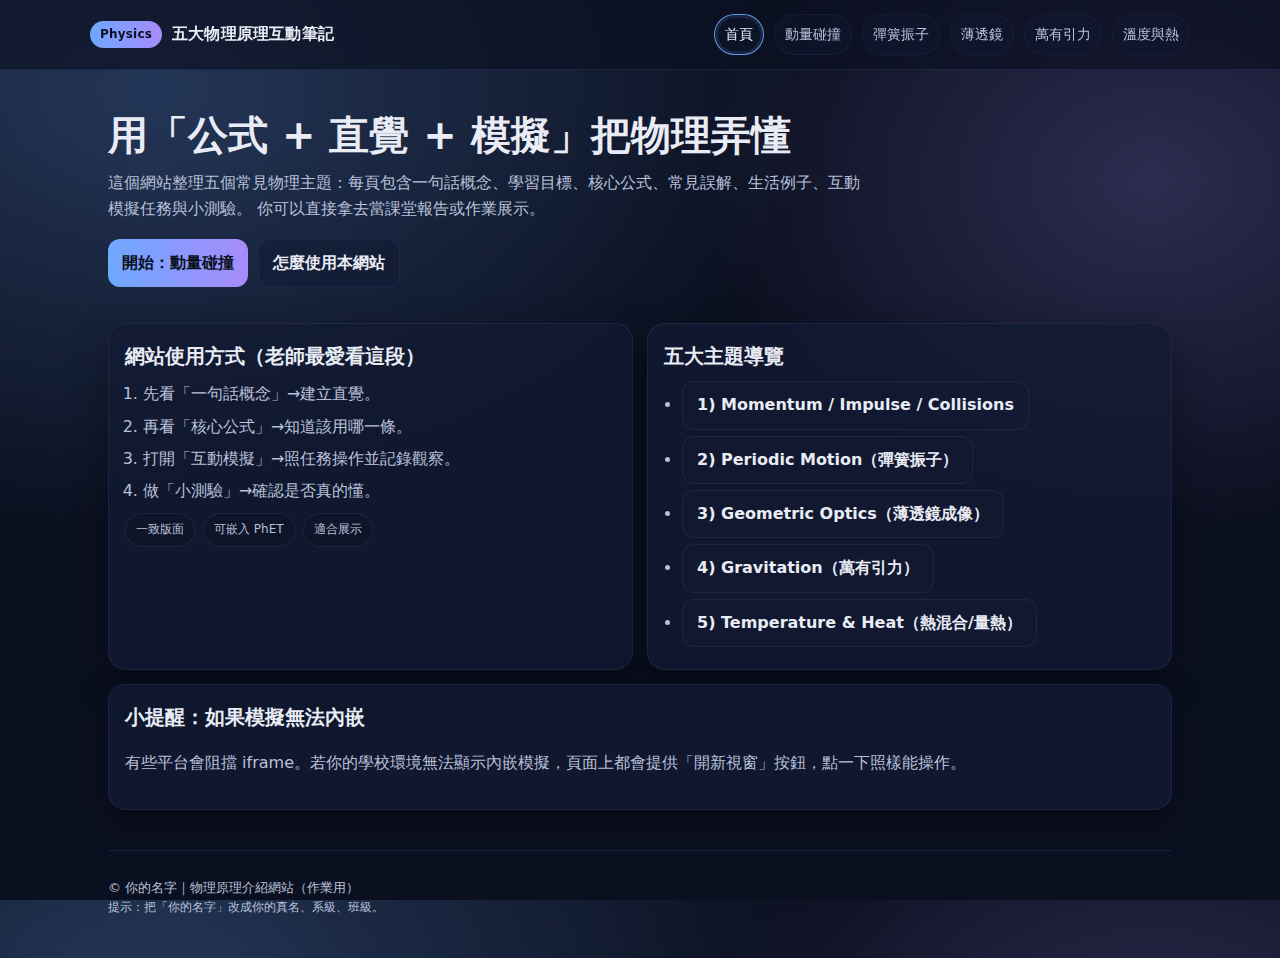
<file: index.html>
<!doctype html>
<html lang="zh-Hant">
<head>
  <meta charset="utf-8" />
  <meta name="viewport" content="width=device-width, initial-scale=1" />
  <title>五大物理原理互動筆記</title>
  <link rel="stylesheet" href="assets/style.css" />
</head>
<body>
<a class="skip" href="#main">跳到主要內容</a>

<header>
  <div class="container navbar">
    <div class="brand">
      <span class="badge">Physics</span>
      <span>五大物理原理互動筆記</span>
    </div>
    <nav aria-label="主導覽">
      <a class="navlink" href="index.html">首頁</a>
      <a class="navlink" href="momentum.html">動量碰撞</a>
      <a class="navlink" href="periodic.html">彈簧振子</a>
      <a class="navlink" href="optics.html">薄透鏡</a>
      <a class="navlink" href="gravitation.html">萬有引力</a>
      <a class="navlink" href="heat.html">溫度與熱</a>
    </nav>
  </div>
</header>

<main id="main" class="container">
  <section class="hero">
    <h1>用「公式 + 直覺 + 模擬」把物理弄懂</h1>
    <p>
      這個網站整理五個常見物理主題：每頁包含一句話概念、學習目標、核心公式、常見誤解、生活例子、互動模擬任務與小測驗。
      你可以直接拿去當課堂報告或作業展示。
    </p>
    <div class="actions">
      <a class="btn primary" href="momentum.html">開始：動量碰撞</a>
      <a class="btn" href="#guide">怎麼使用本網站</a>
    </div>
  </section>

  <section class="grid">
    <article class="card span6">
      <h2>網站使用方式（老師最愛看這段）</h2>
      <ol class="list" id="guide">
        <li>先看「一句話概念」→建立直覺。</li>
        <li>再看「核心公式」→知道該用哪一條。</li>
        <li>打開「互動模擬」→照任務操作並記錄觀察。</li>
        <li>做「小測驗」→確認是否真的懂。</li>
      </ol>
      <div class="pillrow">
        <span class="pill">一致版面</span>
        <span class="pill">可嵌入 PhET</span>
        <span class="pill">適合展示</span>
      </div>
    </article>

    <article class="card span6">
      <h2>五大主題導覽</h2>
      <ul class="list">
        <li><a class="btn" href="momentum.html">1) Momentum / Impulse / Collisions</a></li>
        <li><a class="btn" href="periodic.html">2) Periodic Motion（彈簧振子）</a></li>
        <li><a class="btn" href="optics.html">3) Geometric Optics（薄透鏡成像）</a></li>
        <li><a class="btn" href="gravitation.html">4) Gravitation（萬有引力）</a></li>
        <li><a class="btn" href="heat.html">5) Temperature & Heat（熱混合/量熱）</a></li>
      </ul>
    </article>

    <article class="card">
      <h2>小提醒：如果模擬無法內嵌</h2>
      <p class="muted">
        有些平台會阻擋 iframe。若你的學校環境無法顯示內嵌模擬，頁面上都會提供「開新視窗」按鈕，點一下照樣能操作。
      </p>
    </article>
  </section>

  <div class="footer">
    <div>© 你的名字｜物理原理介紹網站（作業用）</div>
    <div class="small">提示：把「你的名字」改成你的真名、系級、班級。</div>
  </div>
</main>

<script src="assets/script.js"></script>
</body>
</html>
</file>
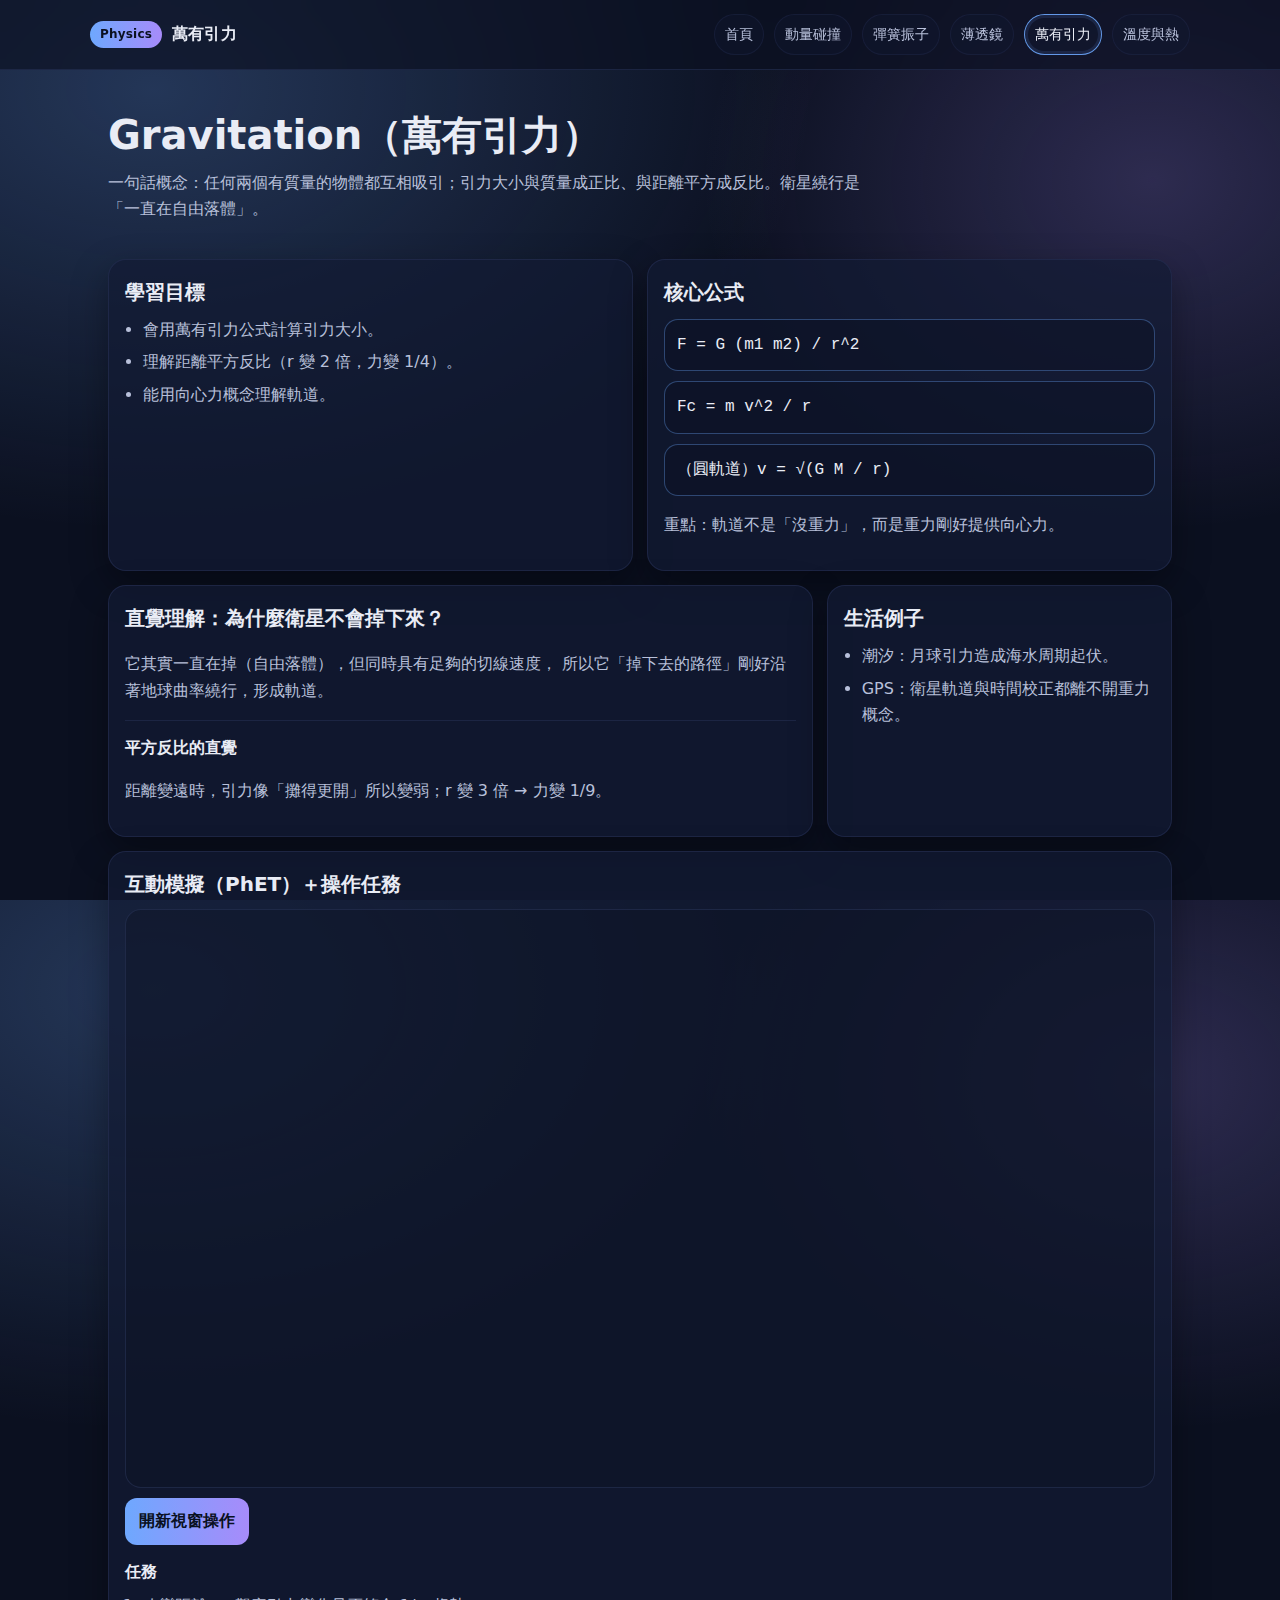
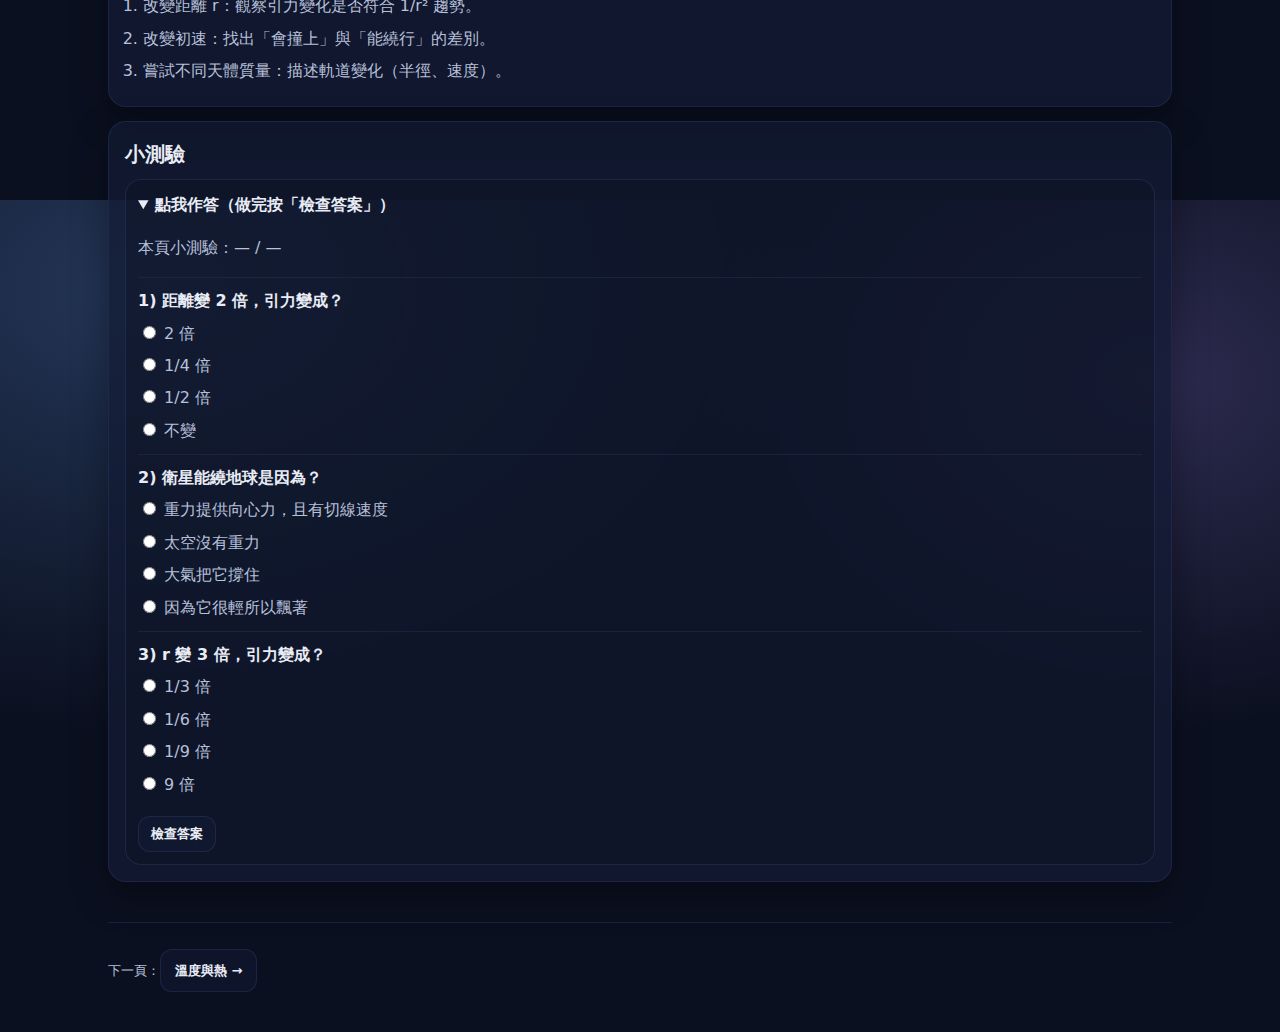
<file: gravitation.html>
<!doctype html>
<html lang="zh-Hant">
<head>
  <meta charset="utf-8" />
  <meta name="viewport" content="width=device-width, initial-scale=1" />
  <title>萬有引力｜物理互動筆記</title>
  <link rel="stylesheet" href="assets/style.css" />
</head>
<body>
<a class="skip" href="#main">跳到主要內容</a>

<header>
  <div class="container navbar">
    <div class="brand"><span class="badge">Physics</span><span>萬有引力</span></div>
    <nav aria-label="主導覽">
      <a class="navlink" href="index.html">首頁</a>
      <a class="navlink" href="momentum.html">動量碰撞</a>
      <a class="navlink" href="periodic.html">彈簧振子</a>
      <a class="navlink" href="optics.html">薄透鏡</a>
      <a class="navlink" href="gravitation.html">萬有引力</a>
      <a class="navlink" href="heat.html">溫度與熱</a>
    </nav>
  </div>
</header>

<main id="main" class="container">
  <section class="hero">
    <h1>Gravitation（萬有引力）</h1>
    <p>一句話概念：任何兩個有質量的物體都互相吸引；引力大小與質量成正比、與距離平方成反比。衛星繞行是「一直在自由落體」。</p>
  </section>

  <section class="grid">
    <article class="card span6">
      <h2>學習目標</h2>
      <ul class="list">
        <li>會用萬有引力公式計算引力大小。</li>
        <li>理解距離平方反比（r 變 2 倍，力變 1/4）。</li>
        <li>能用向心力概念理解軌道。</li>
      </ul>
    </article>

    <article class="card span6">
      <h2>核心公式</h2>
      <div class="formula">F = G (m1 m2) / r^2</div>
      <div class="formula">Fc = m v^2 / r</div>
      <div class="formula">（圓軌道）v = √(G M / r)</div>
      <p class="muted">重點：軌道不是「沒重力」，而是重力剛好提供向心力。</p>
    </article>

    <article class="card span8">
      <h2>直覺理解：為什麼衛星不會掉下來？</h2>
      <p class="muted">
        它其實一直在掉（自由落體），但同時具有足夠的切線速度，
        所以它「掉下去的路徑」剛好沿著地球曲率繞行，形成軌道。
      </p>
      <hr class="sep" />
      <h3>平方反比的直覺</h3>
      <p class="muted">距離變遠時，引力像「攤得更開」所以變弱；r 變 3 倍 → 力變 1/9。</p>
    </article>

    <article class="card span4">
      <h2>生活例子</h2>
      <ul class="list">
        <li>潮汐：月球引力造成海水周期起伏。</li>
        <li>GPS：衛星軌道與時間校正都離不開重力概念。</li>
      </ul>
    </article>

    <article class="card">
      <h2>互動模擬（PhET）＋操作任務</h2>
      <div class="sim">
        <div class="simframe">
          <iframe src="https://phet.colorado.edu/sims/html/gravity-and-orbits/latest/gravity-and-orbits_all.html"
                  allowfullscreen loading="lazy" title="Gravity and Orbits"></iframe>
        </div>
        <div>
          <a class="btn primary" target="_blank" rel="noopener"
             href="https://phet.colorado.edu/en/simulations/gravity-and-orbits">開新視窗操作</a>
          <h3>任務</h3>
          <ol class="list">
            <li>改變距離 r：觀察引力變化是否符合 1/r² 趨勢。</li>
            <li>改變初速：找出「會撞上」與「能繞行」的差別。</li>
            <li>嘗試不同天體質量：描述軌道變化（半徑、速度）。</li>
          </ol>
        </div>
      </div>
    </article>

    <article class="card">
      <h2>小測驗</h2>
      <details class="quiz" id="quiz-grav" open>
        <summary>點我作答（做完按「檢查答案」）</summary>
        <p class="muted score">本頁小測驗：— / —</p>

        <div class="q" data-answer="B">
          <b>1) 距離變 2 倍，引力變成？</b>
          <label><input type="radio" name="g1" value="A"> 2 倍</label>
          <label><input type="radio" name="g1" value="B"> 1/4 倍</label>
          <label><input type="radio" name="g1" value="C"> 1/2 倍</label>
          <label><input type="radio" name="g1" value="D"> 不變</label>
          <div class="result"></div>
        </div>

        <div class="q" data-answer="A">
          <b>2) 衛星能繞地球是因為？</b>
          <label><input type="radio" name="g2" value="A"> 重力提供向心力，且有切線速度</label>
          <label><input type="radio" name="g2" value="B"> 太空沒有重力</label>
          <label><input type="radio" name="g2" value="C"> 大氣把它撐住</label>
          <label><input type="radio" name="g2" value="D"> 因為它很輕所以飄著</label>
          <div class="result"></div>
        </div>

        <div class="q" data-answer="C">
          <b>3) r 變 3 倍，引力變成？</b>
          <label><input type="radio" name="g3" value="A"> 1/3 倍</label>
          <label><input type="radio" name="g3" value="B"> 1/6 倍</label>
          <label><input type="radio" name="g3" value="C"> 1/9 倍</label>
          <label><input type="radio" name="g3" value="D"> 9 倍</label>
          <div class="result"></div>
        </div>

        <button type="button" onclick="checkQuiz('quiz-grav')">檢查答案</button>
      </details>
    </article>
  </section>

  <div class="footer">
    <div>下一頁：<a class="btn" href="heat.html">溫度與熱 →</a></div>
  </div>
</main>

<script src="assets/script.js"></script>
</body>
</html>
</file>
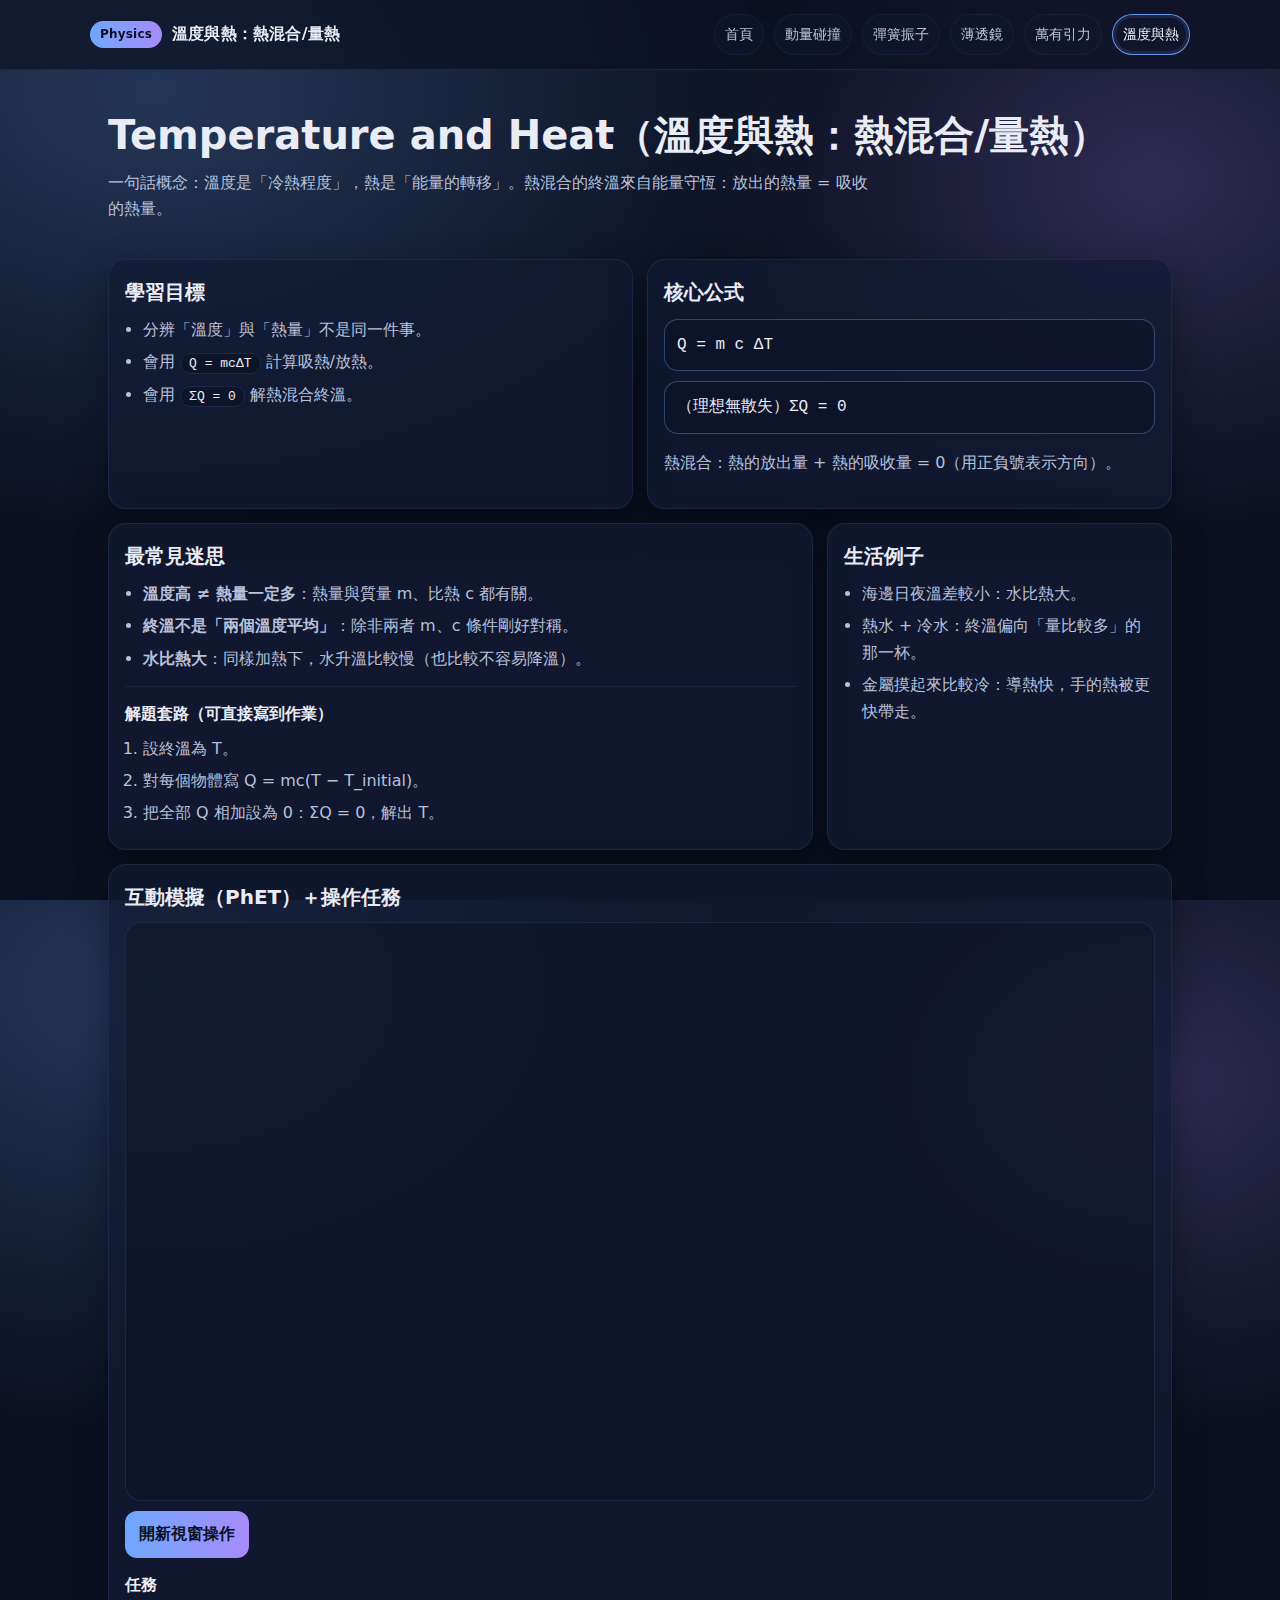
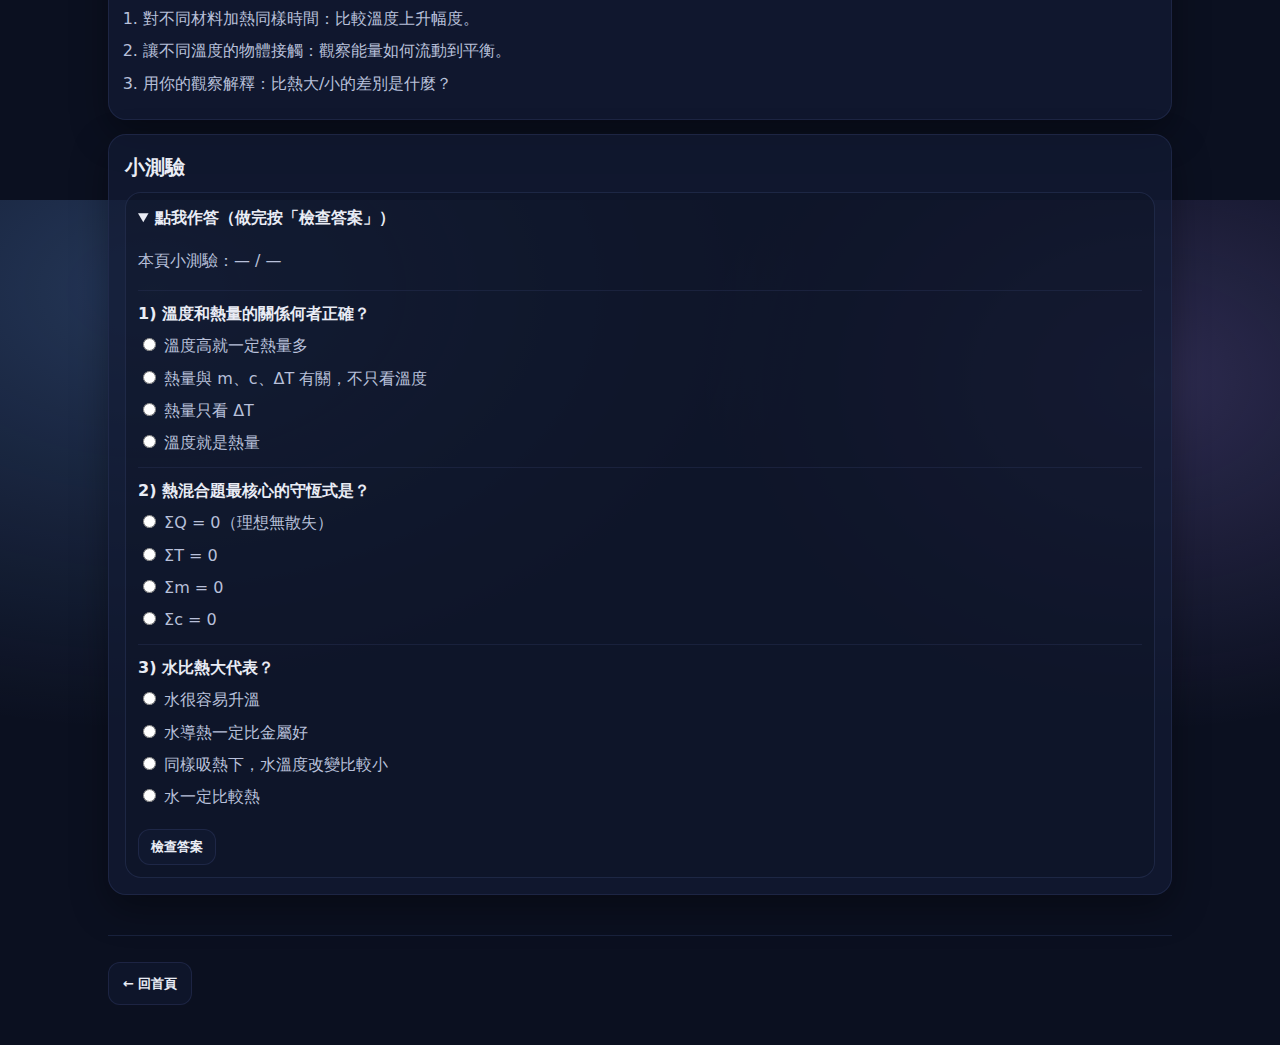
<file: heat.html>
<!doctype html>
<html lang="zh-Hant">
<head>
  <meta charset="utf-8" />
  <meta name="viewport" content="width=device-width, initial-scale=1" />
  <title>溫度與熱｜物理互動筆記</title>
  <link rel="stylesheet" href="assets/style.css" />
</head>
<body>
<a class="skip" href="#main">跳到主要內容</a>

<header>
  <div class="container navbar">
    <div class="brand"><span class="badge">Physics</span><span>溫度與熱：熱混合/量熱</span></div>
    <nav aria-label="主導覽">
      <a class="navlink" href="index.html">首頁</a>
      <a class="navlink" href="momentum.html">動量碰撞</a>
      <a class="navlink" href="periodic.html">彈簧振子</a>
      <a class="navlink" href="optics.html">薄透鏡</a>
      <a class="navlink" href="gravitation.html">萬有引力</a>
      <a class="navlink" href="heat.html">溫度與熱</a>
    </nav>
  </div>
</header>

<main id="main" class="container">
  <section class="hero">
    <h1>Temperature and Heat（溫度與熱：熱混合/量熱）</h1>
    <p>一句話概念：溫度是「冷熱程度」，熱是「能量的轉移」。熱混合的終溫來自能量守恆：放出的熱量 = 吸收的熱量。</p>
  </section>

  <section class="grid">
    <article class="card span6">
      <h2>學習目標</h2>
      <ul class="list">
        <li>分辨「溫度」與「熱量」不是同一件事。</li>
        <li>會用 <span class="kbd">Q = mcΔT</span> 計算吸熱/放熱。</li>
        <li>會用 <span class="kbd">ΣQ = 0</span> 解熱混合終溫。</li>
      </ul>
    </article>

    <article class="card span6">
      <h2>核心公式</h2>
      <div class="formula">Q = m c ΔT</div>
      <div class="formula">（理想無散失）ΣQ = 0</div>
      <p class="muted">熱混合：熱的放出量 + 熱的吸收量 = 0（用正負號表示方向）。</p>
    </article>

    <article class="card span8">
      <h2>最常見迷思</h2>
      <ul class="list">
        <li><b>溫度高 ≠ 熱量一定多</b>：熱量與質量 m、比熱 c 都有關。</li>
        <li><b>終溫不是「兩個溫度平均」</b>：除非兩者 m、c 條件剛好對稱。</li>
        <li><b>水比熱大</b>：同樣加熱下，水升溫比較慢（也比較不容易降溫）。</li>
      </ul>
      <hr class="sep" />
      <h3>解題套路（可直接寫到作業）</h3>
      <ol class="list">
        <li>設終溫為 T。</li>
        <li>對每個物體寫 Q = mc(T − T_initial)。</li>
        <li>把全部 Q 相加設為 0：ΣQ = 0，解出 T。</li>
      </ol>
    </article>

    <article class="card span4">
      <h2>生活例子</h2>
      <ul class="list">
        <li>海邊日夜溫差較小：水比熱大。</li>
        <li>熱水 + 冷水：終溫偏向「量比較多」的那一杯。</li>
        <li>金屬摸起來比較冷：導熱快，手的熱被更快帶走。</li>
      </ul>
    </article>

    <article class="card">
      <h2>互動模擬（PhET）＋操作任務</h2>
      <div class="sim">
        <div class="simframe">
          <iframe src="https://phet.colorado.edu/sims/html/energy-forms-and-changes/latest/energy-forms-and-changes_all.html"
                  allowfullscreen loading="lazy" title="Energy Forms and Changes"></iframe>
        </div>
        <div>
          <a class="btn primary" target="_blank" rel="noopener"
             href="https://phet.colorado.edu/en/simulations/energy-forms-and-changes">開新視窗操作</a>
          <h3>任務</h3>
          <ol class="list">
            <li>對不同材料加熱同樣時間：比較溫度上升幅度。</li>
            <li>讓不同溫度的物體接觸：觀察能量如何流動到平衡。</li>
            <li>用你的觀察解釋：比熱大/小的差別是什麼？</li>
          </ol>
        </div>
      </div>
    </article>

    <article class="card">
      <h2>小測驗</h2>
      <details class="quiz" id="quiz-heat" open>
        <summary>點我作答（做完按「檢查答案」）</summary>
        <p class="muted score">本頁小測驗：— / —</p>

        <div class="q" data-answer="B">
          <b>1) 溫度和熱量的關係何者正確？</b>
          <label><input type="radio" name="h1" value="A"> 溫度高就一定熱量多</label>
          <label><input type="radio" name="h1" value="B"> 熱量與 m、c、ΔT 有關，不只看溫度</label>
          <label><input type="radio" name="h1" value="C"> 熱量只看 ΔT</label>
          <label><input type="radio" name="h1" value="D"> 溫度就是熱量</label>
          <div class="result"></div>
        </div>

        <div class="q" data-answer="A">
          <b>2) 熱混合題最核心的守恆式是？</b>
          <label><input type="radio" name="h2" value="A"> ΣQ = 0（理想無散失）</label>
          <label><input type="radio" name="h2" value="B"> ΣT = 0</label>
          <label><input type="radio" name="h2" value="C"> Σm = 0</label>
          <label><input type="radio" name="h2" value="D"> Σc = 0</label>
          <div class="result"></div>
        </div>

        <div class="q" data-answer="C">
          <b>3) 水比熱大代表？</b>
          <label><input type="radio" name="h3" value="A"> 水很容易升溫</label>
          <label><input type="radio" name="h3" value="B"> 水導熱一定比金屬好</label>
          <label><input type="radio" name="h3" value="C"> 同樣吸熱下，水溫度改變比較小</label>
          <label><input type="radio" name="h3" value="D"> 水一定比較熱</label>
          <div class="result"></div>
        </div>

        <button type="button" onclick="checkQuiz('quiz-heat')">檢查答案</button>
      </details>
    </article>
  </section>

  <div class="footer">
    <div><a class="btn" href="index.html">← 回首頁</a></div>
  </div>
</main>

<script src="assets/script.js"></script>
</body>
</html>
</file>
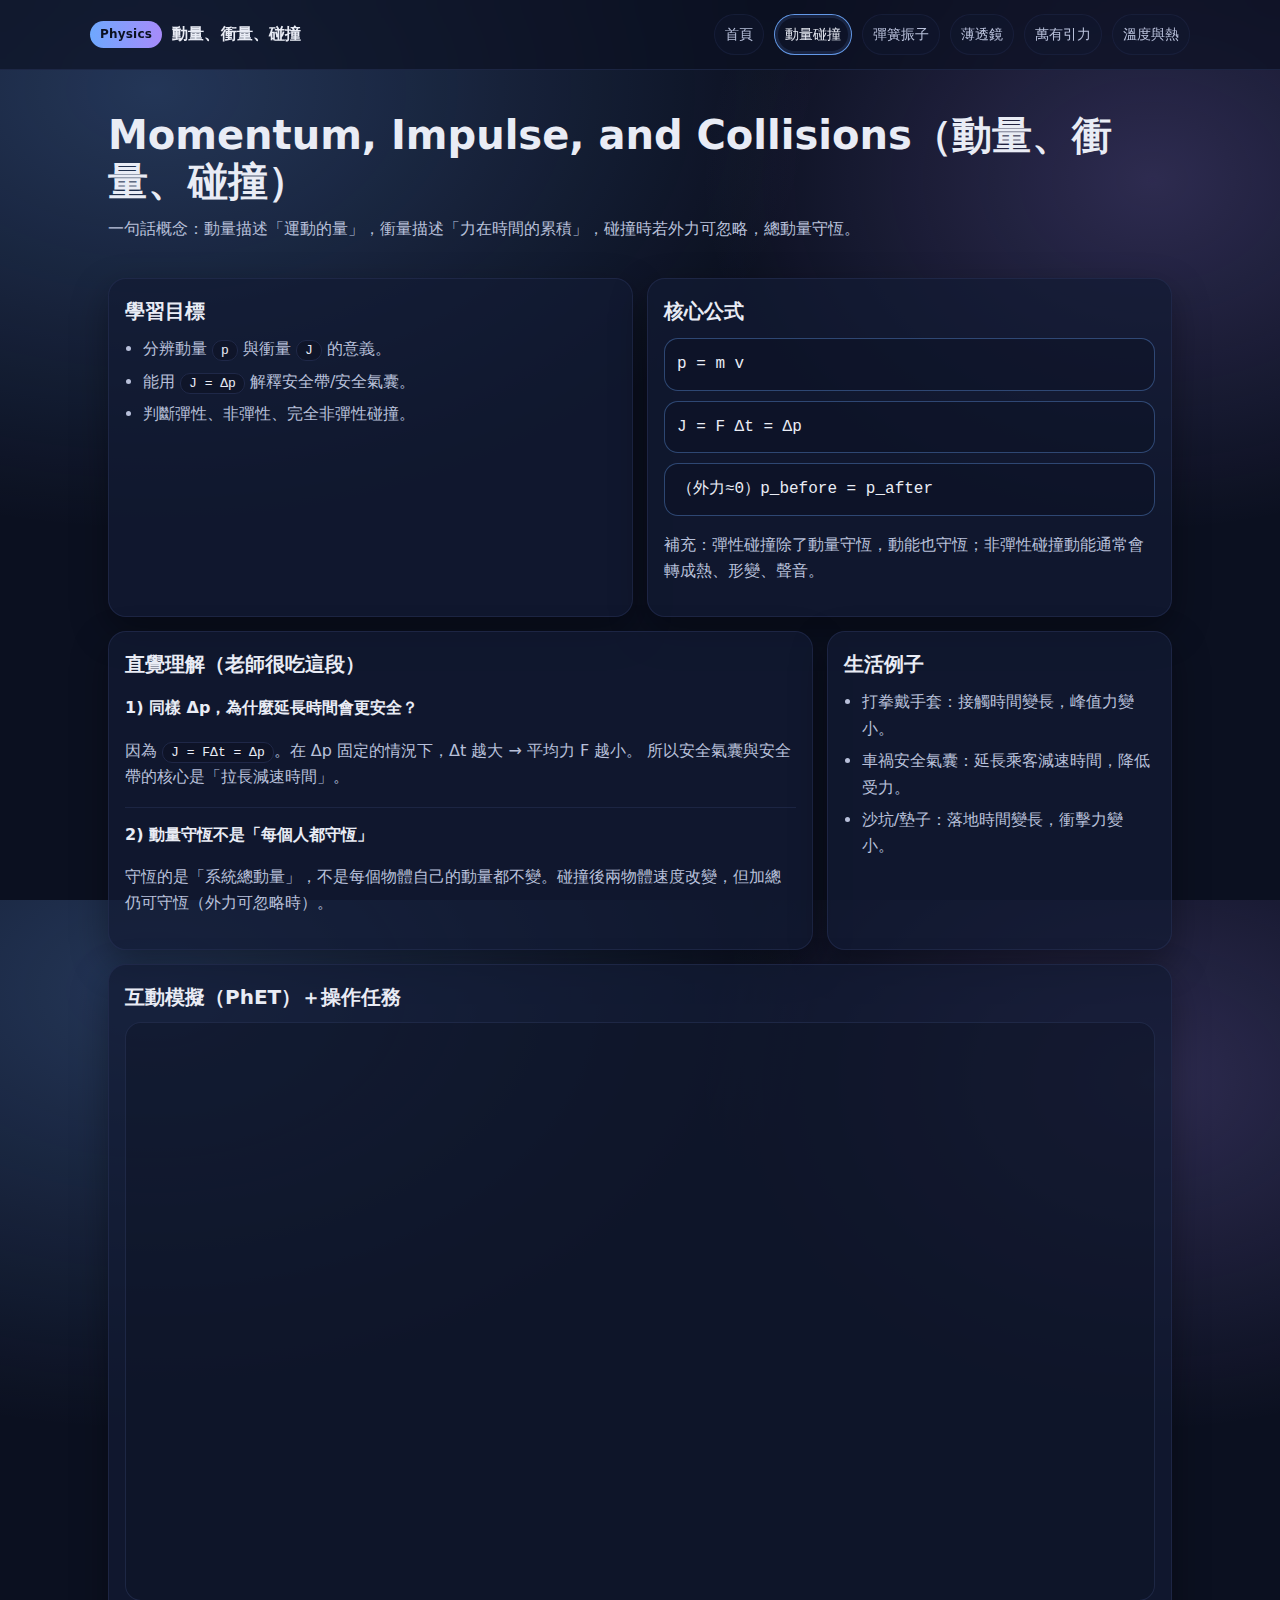
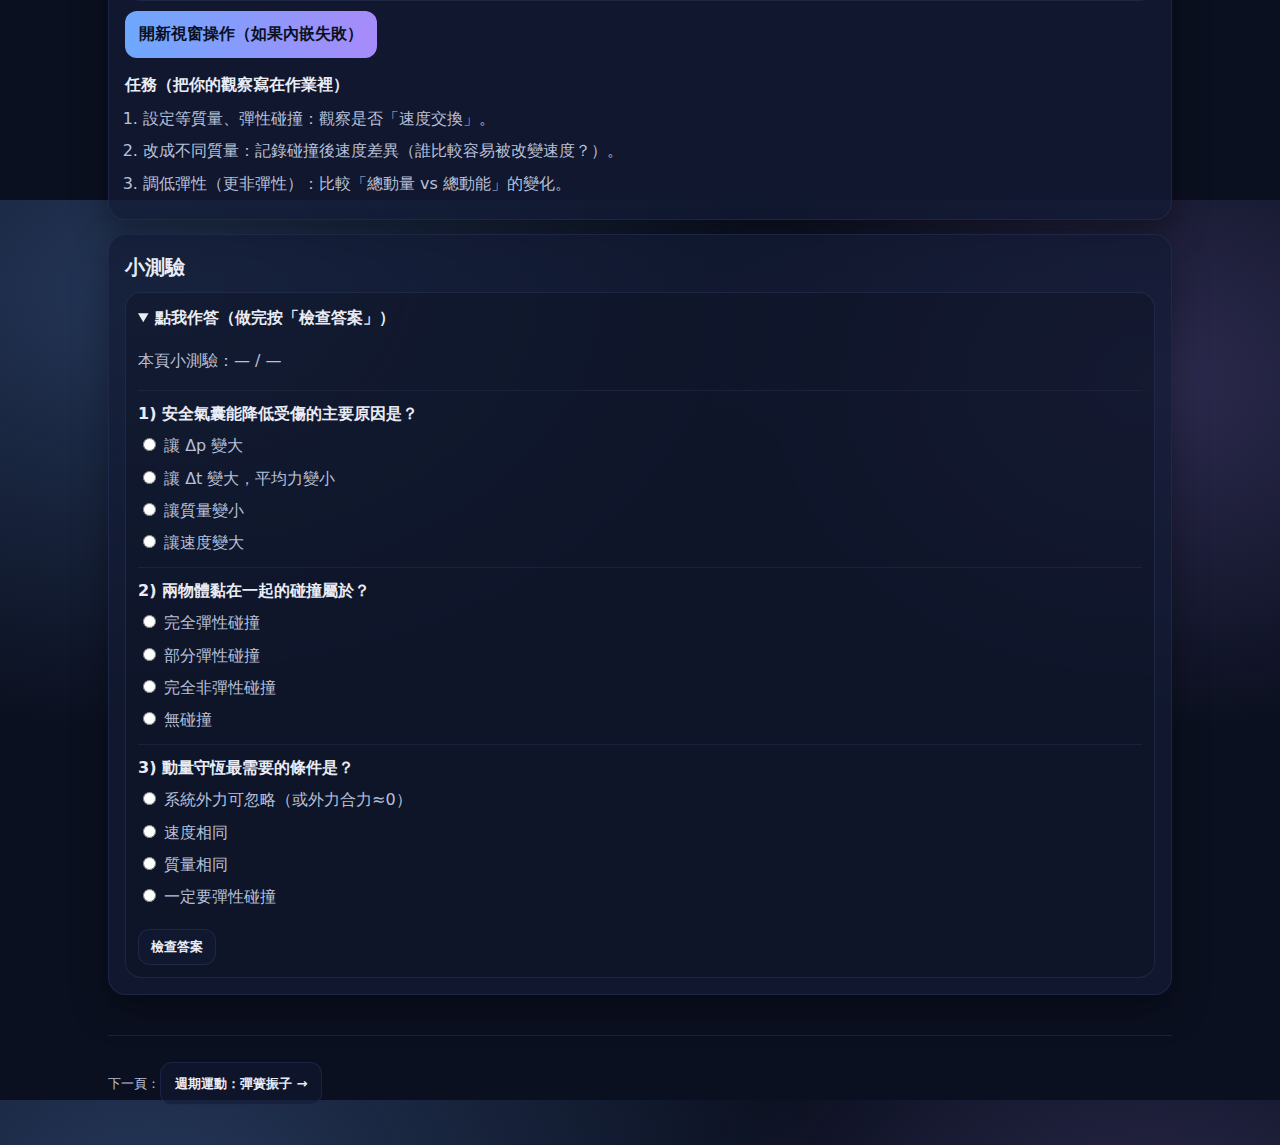
<file: momentum.html>
<!doctype html>
<html lang="zh-Hant">
<head>
  <meta charset="utf-8" />
  <meta name="viewport" content="width=device-width, initial-scale=1" />
  <title>動量、衝量、碰撞｜物理互動筆記</title>
  <link rel="stylesheet" href="assets/style.css" />
</head>
<body>
<a class="skip" href="#main">跳到主要內容</a>

<header>
  <div class="container navbar">
    <div class="brand"><span class="badge">Physics</span><span>動量、衝量、碰撞</span></div>
    <nav aria-label="主導覽">
      <a class="navlink" href="index.html">首頁</a>
      <a class="navlink" href="momentum.html">動量碰撞</a>
      <a class="navlink" href="periodic.html">彈簧振子</a>
      <a class="navlink" href="optics.html">薄透鏡</a>
      <a class="navlink" href="gravitation.html">萬有引力</a>
      <a class="navlink" href="heat.html">溫度與熱</a>
    </nav>
  </div>
</header>

<main id="main" class="container">
  <section class="hero">
    <h1>Momentum, Impulse, and Collisions（動量、衝量、碰撞）</h1>
    <p>一句話概念：動量描述「運動的量」，衝量描述「力在時間的累積」，碰撞時若外力可忽略，總動量守恆。</p>
  </section>

  <section class="grid">
    <article class="card span6">
      <h2>學習目標</h2>
      <ul class="list">
        <li>分辨動量 <span class="kbd">p</span> 與衝量 <span class="kbd">J</span> 的意義。</li>
        <li>能用 <span class="kbd">J = Δp</span> 解釋安全帶/安全氣囊。</li>
        <li>判斷彈性、非彈性、完全非彈性碰撞。</li>
      </ul>
    </article>

    <article class="card span6">
      <h2>核心公式</h2>
      <div class="formula">p = m v</div>
      <div class="formula">J = F Δt = Δp</div>
      <div class="formula">（外力≈0）p_before = p_after</div>
      <p class="muted">補充：彈性碰撞除了動量守恆，動能也守恆；非彈性碰撞動能通常會轉成熱、形變、聲音。</p>
    </article>

    <article class="card span8">
      <h2>直覺理解（老師很吃這段）</h2>
      <h3>1) 同樣 Δp，為什麼延長時間會更安全？</h3>
      <p class="muted">
        因為 <span class="kbd">J = FΔt = Δp</span>。在 Δp 固定的情況下，Δt 越大 → 平均力 F 越小。
        所以安全氣囊與安全帶的核心是「拉長減速時間」。
      </p>
      <hr class="sep" />
      <h3>2) 動量守恆不是「每個人都守恆」</h3>
      <p class="muted">
        守恆的是「系統總動量」，不是每個物體自己的動量都不變。碰撞後兩物體速度改變，但加總仍可守恆（外力可忽略時）。
      </p>
    </article>

    <article class="card span4">
      <h2>生活例子</h2>
      <ul class="list">
        <li>打拳戴手套：接觸時間變長，峰值力變小。</li>
        <li>車禍安全氣囊：延長乘客減速時間，降低受力。</li>
        <li>沙坑/墊子：落地時間變長，衝擊力變小。</li>
      </ul>
    </article>

    <article class="card">
      <h2>互動模擬（PhET）＋操作任務</h2>
      <div class="sim">
        <div class="simframe">
          <iframe src="https://phet.colorado.edu/sims/html/collision-lab/latest/collision-lab_all.html"
                  allowfullscreen loading="lazy" title="Collision Lab"></iframe>
        </div>
        <div>
          <a class="btn primary" target="_blank" rel="noopener"
             href="https://phet.colorado.edu/en/simulations/collision-lab">開新視窗操作（如果內嵌失敗）</a>
          <h3>任務（把你的觀察寫在作業裡）</h3>
          <ol class="list">
            <li>設定等質量、彈性碰撞：觀察是否「速度交換」。</li>
            <li>改成不同質量：記錄碰撞後速度差異（誰比較容易被改變速度？）。</li>
            <li>調低彈性（更非彈性）：比較「總動量 vs 總動能」的變化。</li>
          </ol>
        </div>
      </div>
    </article>

    <article class="card">
      <h2>小測驗</h2>
      <details class="quiz" id="quiz-momentum" open>
        <summary>點我作答（做完按「檢查答案」）</summary>
        <p class="muted score">本頁小測驗：— / —</p>

        <div class="q" data-answer="B">
          <b>1) 安全氣囊能降低受傷的主要原因是？</b>
          <label><input type="radio" name="q1" value="A"> 讓 Δp 變大</label>
          <label><input type="radio" name="q1" value="B"> 讓 Δt 變大，平均力變小</label>
          <label><input type="radio" name="q1" value="C"> 讓質量變小</label>
          <label><input type="radio" name="q1" value="D"> 讓速度變大</label>
          <div class="result"></div>
        </div>

        <div class="q" data-answer="C">
          <b>2) 兩物體黏在一起的碰撞屬於？</b>
          <label><input type="radio" name="q2" value="A"> 完全彈性碰撞</label>
          <label><input type="radio" name="q2" value="B"> 部分彈性碰撞</label>
          <label><input type="radio" name="q2" value="C"> 完全非彈性碰撞</label>
          <label><input type="radio" name="q2" value="D"> 無碰撞</label>
          <div class="result"></div>
        </div>

        <div class="q" data-answer="A">
          <b>3) 動量守恆最需要的條件是？</b>
          <label><input type="radio" name="q3" value="A"> 系統外力可忽略（或外力合力≈0）</label>
          <label><input type="radio" name="q3" value="B"> 速度相同</label>
          <label><input type="radio" name="q3" value="C"> 質量相同</label>
          <label><input type="radio" name="q3" value="D"> 一定要彈性碰撞</label>
          <div class="result"></div>
        </div>

        <button type="button" onclick="checkQuiz('quiz-momentum')">檢查答案</button>
      </details>
    </article>
  </section>

  <div class="footer">
    <div>下一頁：<a class="btn" href="periodic.html">週期運動：彈簧振子 →</a></div>
  </div>
</main>

<script src="assets/script.js"></script>
</body>
</html>
</file>
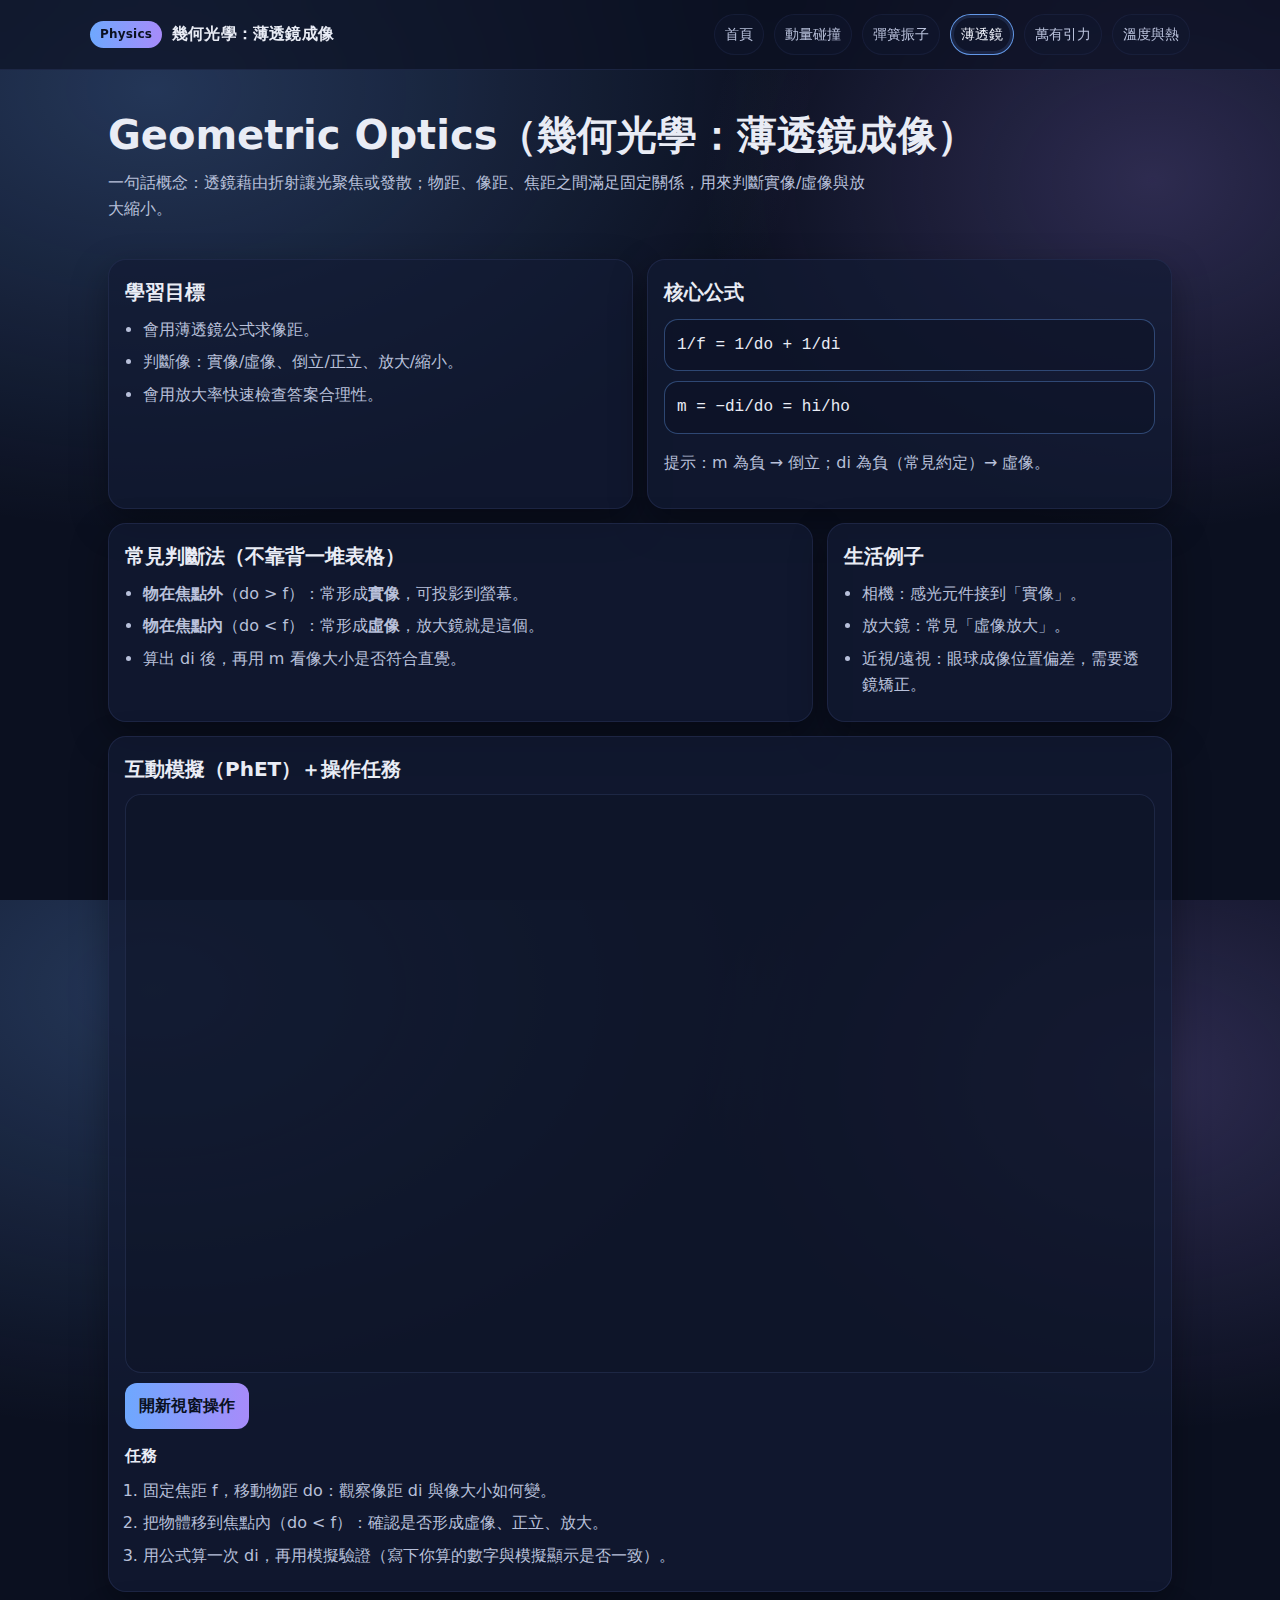
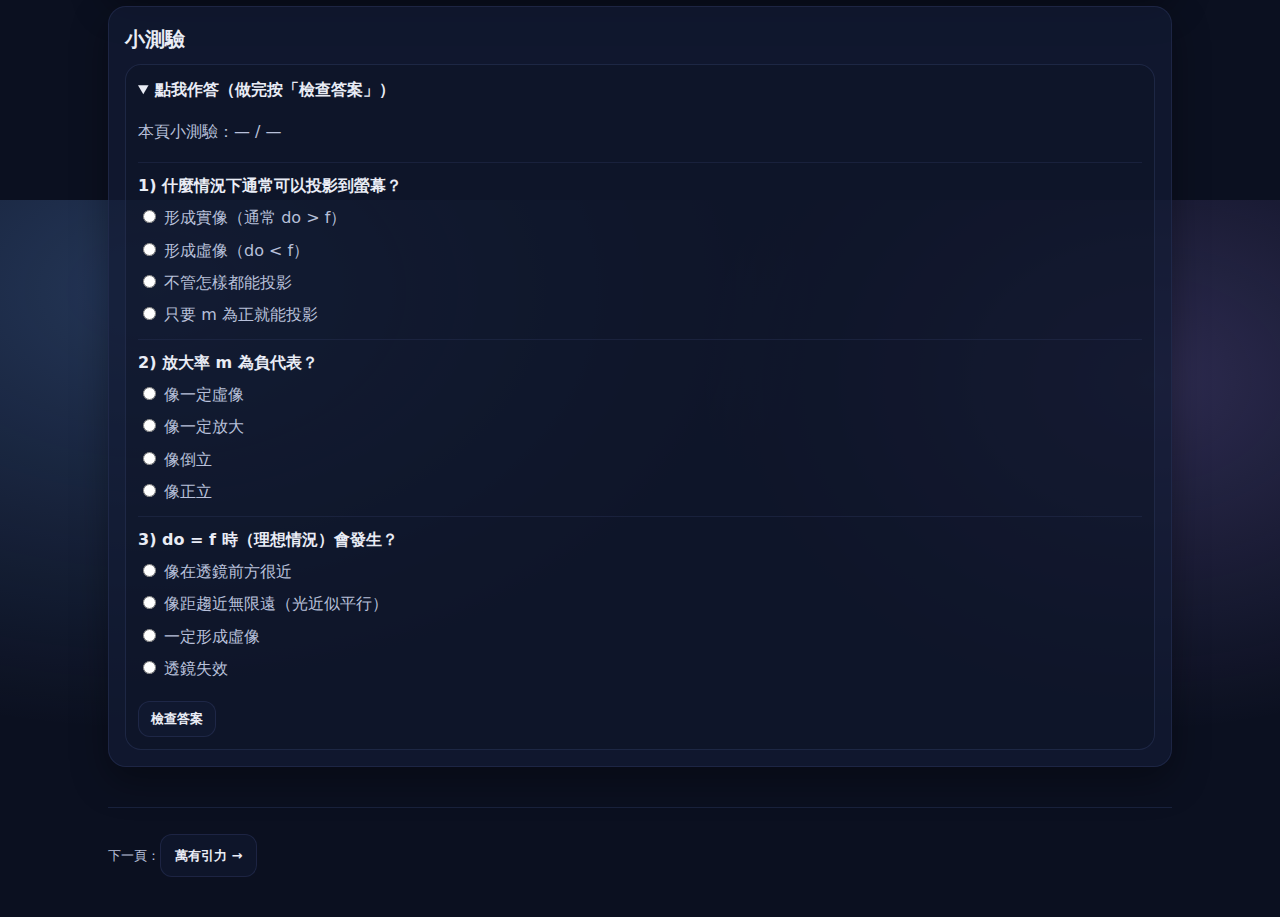
<file: optics.html>
<!doctype html>
<html lang="zh-Hant">
<head>
  <meta charset="utf-8" />
  <meta name="viewport" content="width=device-width, initial-scale=1" />
  <title>薄透鏡成像｜物理互動筆記</title>
  <link rel="stylesheet" href="assets/style.css" />
</head>
<body>
<a class="skip" href="#main">跳到主要內容</a>

<header>
  <div class="container navbar">
    <div class="brand"><span class="badge">Physics</span><span>幾何光學：薄透鏡成像</span></div>
    <nav aria-label="主導覽">
      <a class="navlink" href="index.html">首頁</a>
      <a class="navlink" href="momentum.html">動量碰撞</a>
      <a class="navlink" href="periodic.html">彈簧振子</a>
      <a class="navlink" href="optics.html">薄透鏡</a>
      <a class="navlink" href="gravitation.html">萬有引力</a>
      <a class="navlink" href="heat.html">溫度與熱</a>
    </nav>
  </div>
</header>

<main id="main" class="container">
  <section class="hero">
    <h1>Geometric Optics（幾何光學：薄透鏡成像）</h1>
    <p>一句話概念：透鏡藉由折射讓光聚焦或發散；物距、像距、焦距之間滿足固定關係，用來判斷實像/虛像與放大縮小。</p>
  </section>

  <section class="grid">
    <article class="card span6">
      <h2>學習目標</h2>
      <ul class="list">
        <li>會用薄透鏡公式求像距。</li>
        <li>判斷像：實像/虛像、倒立/正立、放大/縮小。</li>
        <li>會用放大率快速檢查答案合理性。</li>
      </ul>
    </article>

    <article class="card span6">
      <h2>核心公式</h2>
      <div class="formula">1/f = 1/do + 1/di</div>
      <div class="formula">m = −di/do = hi/ho</div>
      <p class="muted">提示：m 為負 → 倒立；di 為負（常見約定）→ 虛像。</p>
    </article>

    <article class="card span8">
      <h2>常見判斷法（不靠背一堆表格）</h2>
      <ul class="list">
        <li><b>物在焦點外</b>（do &gt; f）：常形成<b>實像</b>，可投影到螢幕。</li>
        <li><b>物在焦點內</b>（do &lt; f）：常形成<b>虛像</b>，放大鏡就是這個。</li>
        <li>算出 di 後，再用 m 看像大小是否符合直覺。</li>
      </ul>
    </article>

    <article class="card span4">
      <h2>生活例子</h2>
      <ul class="list">
        <li>相機：感光元件接到「實像」。</li>
        <li>放大鏡：常見「虛像放大」。</li>
        <li>近視/遠視：眼球成像位置偏差，需要透鏡矯正。</li>
      </ul>
    </article>

    <article class="card">
      <h2>互動模擬（PhET）＋操作任務</h2>
      <div class="sim">
        <div class="simframe">
          <iframe src="https://phet.colorado.edu/sims/html/geometric-optics/latest/geometric-optics_all.html"
                  allowfullscreen loading="lazy" title="Geometric Optics"></iframe>
        </div>
        <div>
          <a class="btn primary" target="_blank" rel="noopener"
             href="https://phet.colorado.edu/en/simulations/geometric-optics">開新視窗操作</a>
          <h3>任務</h3>
          <ol class="list">
            <li>固定焦距 f，移動物距 do：觀察像距 di 與像大小如何變。</li>
            <li>把物體移到焦點內（do &lt; f）：確認是否形成虛像、正立、放大。</li>
            <li>用公式算一次 di，再用模擬驗證（寫下你算的數字與模擬顯示是否一致）。</li>
          </ol>
        </div>
      </div>
    </article>

    <article class="card">
      <h2>小測驗</h2>
      <details class="quiz" id="quiz-optics" open>
        <summary>點我作答（做完按「檢查答案」）</summary>
        <p class="muted score">本頁小測驗：— / —</p>

        <div class="q" data-answer="A">
          <b>1) 什麼情況下通常可以投影到螢幕？</b>
          <label><input type="radio" name="o1" value="A"> 形成實像（通常 do &gt; f）</label>
          <label><input type="radio" name="o1" value="B"> 形成虛像（do &lt; f）</label>
          <label><input type="radio" name="o1" value="C"> 不管怎樣都能投影</label>
          <label><input type="radio" name="o1" value="D"> 只要 m 為正就能投影</label>
          <div class="result"></div>
        </div>

        <div class="q" data-answer="C">
          <b>2) 放大率 m 為負代表？</b>
          <label><input type="radio" name="o2" value="A"> 像一定虛像</label>
          <label><input type="radio" name="o2" value="B"> 像一定放大</label>
          <label><input type="radio" name="o2" value="C"> 像倒立</label>
          <label><input type="radio" name="o2" value="D"> 像正立</label>
          <div class="result"></div>
        </div>

        <div class="q" data-answer="B">
          <b>3) do = f 時（理想情況）會發生？</b>
          <label><input type="radio" name="o3" value="A"> 像在透鏡前方很近</label>
          <label><input type="radio" name="o3" value="B"> 像距趨近無限遠（光近似平行）</label>
          <label><input type="radio" name="o3" value="C"> 一定形成虛像</label>
          <label><input type="radio" name="o3" value="D"> 透鏡失效</label>
          <div class="result"></div>
        </div>

        <button type="button" onclick="checkQuiz('quiz-optics')">檢查答案</button>
      </details>
    </article>
  </section>

  <div class="footer">
    <div>下一頁：<a class="btn" href="gravitation.html">萬有引力 →</a></div>
  </div>
</main>

<script src="assets/script.js"></script>
</body>
</html>
</file>
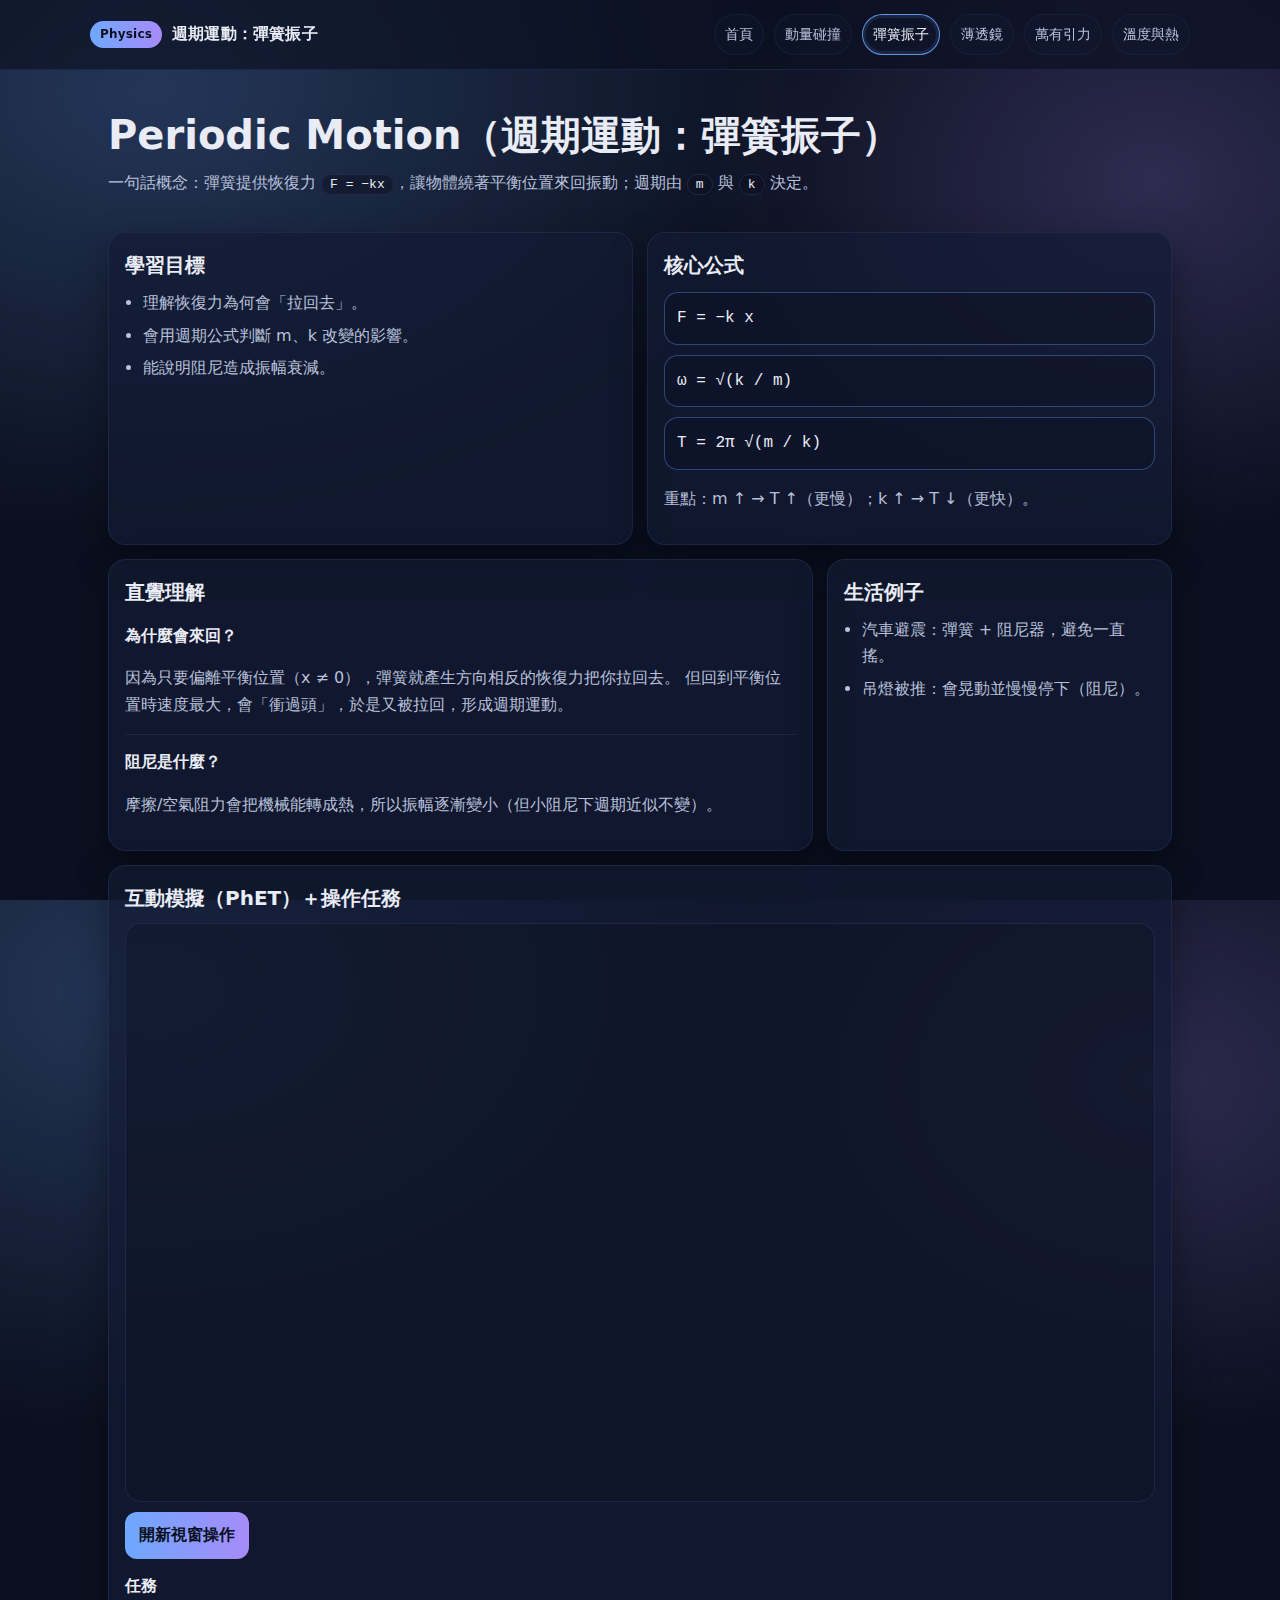
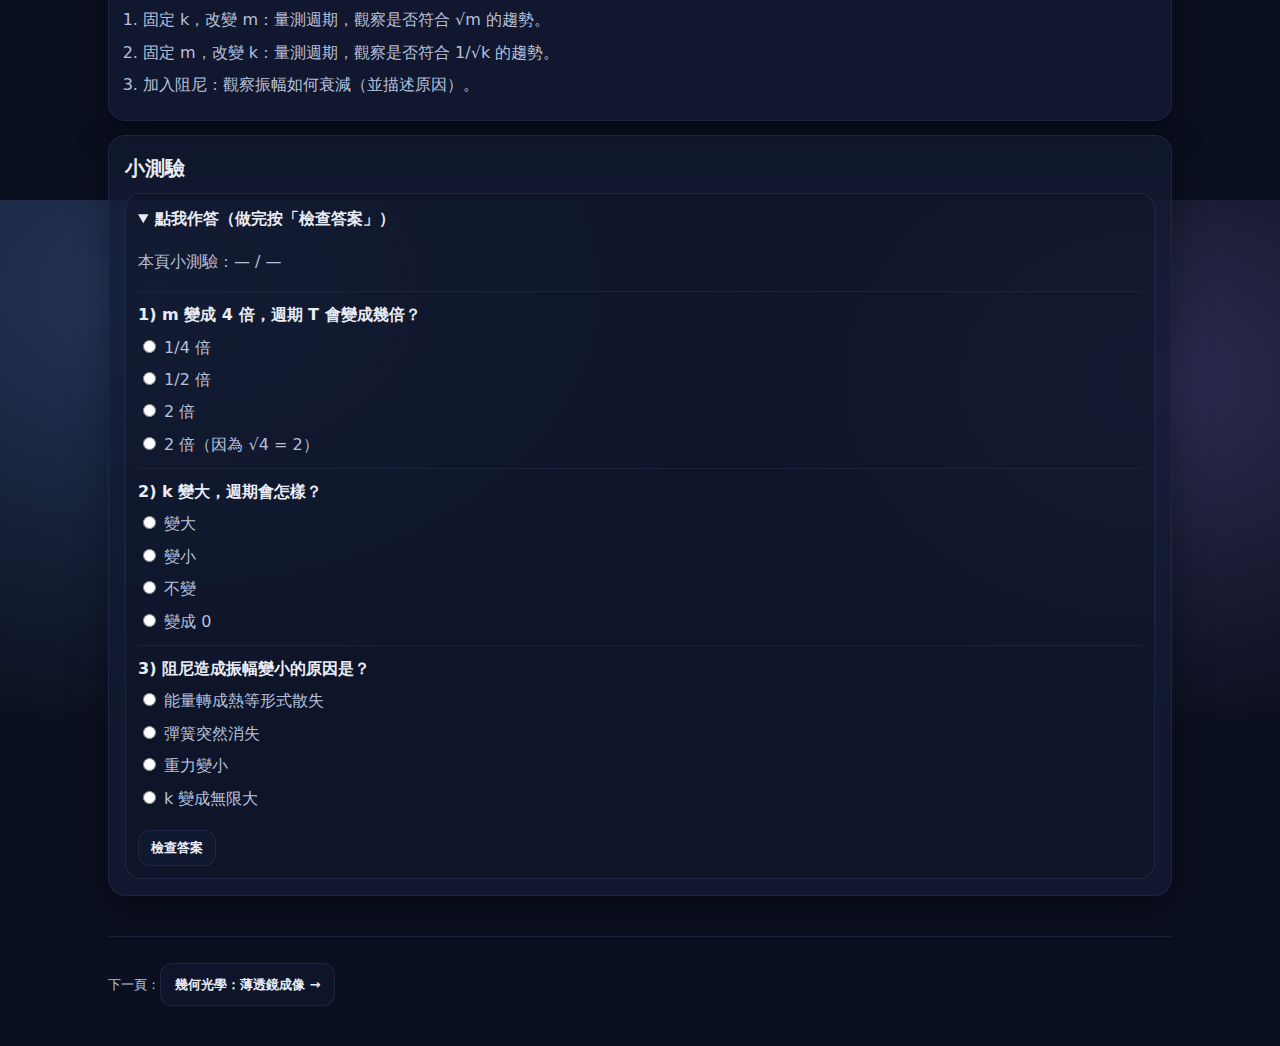
<file: periodic.html>
<!doctype html>
<html lang="zh-Hant">
<head>
  <meta charset="utf-8" />
  <meta name="viewport" content="width=device-width, initial-scale=1" />
  <title>週期運動：彈簧振子｜物理互動筆記</title>
  <link rel="stylesheet" href="assets/style.css" />
</head>
<body>
<a class="skip" href="#main">跳到主要內容</a>

<header>
  <div class="container navbar">
    <div class="brand"><span class="badge">Physics</span><span>週期運動：彈簧振子</span></div>
    <nav aria-label="主導覽">
      <a class="navlink" href="index.html">首頁</a>
      <a class="navlink" href="momentum.html">動量碰撞</a>
      <a class="navlink" href="periodic.html">彈簧振子</a>
      <a class="navlink" href="optics.html">薄透鏡</a>
      <a class="navlink" href="gravitation.html">萬有引力</a>
      <a class="navlink" href="heat.html">溫度與熱</a>
    </nav>
  </div>
</header>

<main id="main" class="container">
  <section class="hero">
    <h1>Periodic Motion（週期運動：彈簧振子）</h1>
    <p>一句話概念：彈簧提供恢復力 <span class="kbd">F = −kx</span>，讓物體繞著平衡位置來回振動；週期由 <span class="kbd">m</span> 與 <span class="kbd">k</span> 決定。</p>
  </section>

  <section class="grid">
    <article class="card span6">
      <h2>學習目標</h2>
      <ul class="list">
        <li>理解恢復力為何會「拉回去」。</li>
        <li>會用週期公式判斷 m、k 改變的影響。</li>
        <li>能說明阻尼造成振幅衰減。</li>
      </ul>
    </article>

    <article class="card span6">
      <h2>核心公式</h2>
      <div class="formula">F = −k x</div>
      <div class="formula">ω = √(k / m)</div>
      <div class="formula">T = 2π √(m / k)</div>
      <p class="muted">重點：m ↑ → T ↑（更慢）；k ↑ → T ↓（更快）。</p>
    </article>

    <article class="card span8">
      <h2>直覺理解</h2>
      <h3>為什麼會來回？</h3>
      <p class="muted">
        因為只要偏離平衡位置（x ≠ 0），彈簧就產生方向相反的恢復力把你拉回去。
        但回到平衡位置時速度最大，會「衝過頭」，於是又被拉回，形成週期運動。
      </p>
      <hr class="sep" />
      <h3>阻尼是什麼？</h3>
      <p class="muted">摩擦/空氣阻力會把機械能轉成熱，所以振幅逐漸變小（但小阻尼下週期近似不變）。</p>
    </article>

    <article class="card span4">
      <h2>生活例子</h2>
      <ul class="list">
        <li>汽車避震：彈簧 + 阻尼器，避免一直搖。</li>
        <li>吊燈被推：會晃動並慢慢停下（阻尼）。</li>
      </ul>
    </article>

    <article class="card">
      <h2>互動模擬（PhET）＋操作任務</h2>
      <div class="sim">
        <div class="simframe">
          <iframe src="https://phet.colorado.edu/sims/html/masses-and-springs/latest/masses-and-springs_all.html"
                  allowfullscreen loading="lazy" title="Masses and Springs"></iframe>
        </div>
        <div>
          <a class="btn primary" target="_blank" rel="noopener"
             href="https://phet.colorado.edu/en/simulations/masses-and-springs">開新視窗操作</a>
          <h3>任務</h3>
          <ol class="list">
            <li>固定 k，改變 m：量測週期，觀察是否符合 √m 的趨勢。</li>
            <li>固定 m，改變 k：量測週期，觀察是否符合 1/√k 的趨勢。</li>
            <li>加入阻尼：觀察振幅如何衰減（並描述原因）。</li>
          </ol>
        </div>
      </div>
    </article>

    <article class="card">
      <h2>小測驗</h2>
      <details class="quiz" id="quiz-periodic" open>
        <summary>點我作答（做完按「檢查答案」）</summary>
        <p class="muted score">本頁小測驗：— / —</p>

        <div class="q" data-answer="D">
          <b>1) m 變成 4 倍，週期 T 會變成幾倍？</b>
          <label><input type="radio" name="p1" value="A"> 1/4 倍</label>
          <label><input type="radio" name="p1" value="B"> 1/2 倍</label>
          <label><input type="radio" name="p1" value="C"> 2 倍</label>
          <label><input type="radio" name="p1" value="D"> 2 倍（因為 √4 = 2）</label>
          <div class="result"></div>
        </div>

        <div class="q" data-answer="B">
          <b>2) k 變大，週期會怎樣？</b>
          <label><input type="radio" name="p2" value="A"> 變大</label>
          <label><input type="radio" name="p2" value="B"> 變小</label>
          <label><input type="radio" name="p2" value="C"> 不變</label>
          <label><input type="radio" name="p2" value="D"> 變成 0</label>
          <div class="result"></div>
        </div>

        <div class="q" data-answer="A">
          <b>3) 阻尼造成振幅變小的原因是？</b>
          <label><input type="radio" name="p3" value="A"> 能量轉成熱等形式散失</label>
          <label><input type="radio" name="p3" value="B"> 彈簧突然消失</label>
          <label><input type="radio" name="p3" value="C"> 重力變小</label>
          <label><input type="radio" name="p3" value="D"> k 變成無限大</label>
          <div class="result"></div>
        </div>

        <button type="button" onclick="checkQuiz('quiz-periodic')">檢查答案</button>
      </details>
    </article>
  </section>

  <div class="footer">
    <div>下一頁：<a class="btn" href="optics.html">幾何光學：薄透鏡成像 →</a></div>
  </div>
</main>

<script src="assets/script.js"></script>
</body>
</html>
</file>
<file: assets/style.css>
:root{
  --bg:#0b1020;
  --card:#121a33;
  --text:#e9ecf5;
  --muted:#b8c0da;
  --line:#273155;
  --accent:#6ea8fe;
  --accent2:#a78bfa;
  --good:#3ddc97;
  --warn:#ffcc66;
  --bad:#ff6b6b;
  --shadow: 0 14px 36px rgba(0,0,0,.35);
  --radius: 18px;
  --max: 1100px;
  --mono: ui-monospace, SFMono-Regular, Menlo, Monaco, Consolas, "Liberation Mono", "Courier New", monospace;
  --sans: system-ui, -apple-system, "Segoe UI", Roboto, "Noto Sans TC", "PingFang TC", "Microsoft JhengHei", Arial, sans-serif;
}

*{box-sizing:border-box}
html,body{height:100%}
body{
  margin:0;
  background: radial-gradient(1200px 800px at 12% 10%, rgba(110,168,254,.25), transparent 55%),
              radial-gradient(900px 700px at 90% 20%, rgba(167,139,250,.22), transparent 50%),
              var(--bg);
  color:var(--text);
  font-family:var(--sans);
  line-height:1.65;
}

a{color:inherit; text-decoration:none}
a:hover{opacity:.92}
.container{max-width:var(--max); margin:0 auto; padding:0 18px}

.skip{
  position:absolute; left:-999px; top:-999px;
  background:#fff; color:#000; padding:10px 12px; border-radius:10px;
}
.skip:focus{left:16px; top:16px; z-index:9999}

header{
  position:sticky; top:0; z-index:50;
  backdrop-filter: blur(14px);
  background: rgba(11,16,32,.65);
  border-bottom:1px solid rgba(39,49,85,.6);
}

.navbar{
  display:flex; align-items:center; justify-content:space-between;
  padding:14px 0;
  gap:12px;
}
.brand{
  display:flex; align-items:center; gap:10px;
  font-weight:800; letter-spacing:.2px;
}
.badge{
  font-size:12px;
  color:var(--bg);
  background: linear-gradient(90deg, var(--accent), var(--accent2));
  padding:4px 10px;
  border-radius:999px;
  font-weight:800;
}

nav{
  display:flex;
  gap:10px;
  flex-wrap:wrap;
  justify-content:flex-end;
}
.navlink{
  font-size:14px;
  color:var(--muted);
  padding:8px 10px;
  border-radius:999px;
  border:1px solid rgba(39,49,85,.35);
  background: rgba(18,26,51,.35);
}
.navlink:hover{border-color: rgba(110,168,254,.6)}
.navlink.active{
  color:var(--text);
  border-color: rgba(110,168,254,.9);
  box-shadow: 0 0 0 3px rgba(110,168,254,.12) inset;
}

.hero{
  padding:42px 0 18px;
}
.hero h1{
  margin:0;
  font-size: clamp(26px, 3.5vw, 40px);
  line-height:1.15;
}
.hero p{
  margin:12px 0 0;
  color:var(--muted);
  max-width: 75ch;
}
.hero .actions{
  display:flex; flex-wrap:wrap;
  gap:10px; margin-top:16px;
}

.btn{
  display:inline-flex;
  align-items:center;
  gap:8px;
  padding:10px 14px;
  border-radius:12px;
  border:1px solid rgba(39,49,85,.6);
  background: rgba(18,26,51,.55);
  color:var(--text);
  font-weight:700;
}
.btn.primary{
  border: none;
  background: linear-gradient(90deg, var(--accent), var(--accent2));
  color: #091022;
}
.btn:hover{transform: translateY(-1px)}
.btn:active{transform: translateY(0px)}

.grid{
  display:grid;
  grid-template-columns: repeat(12, 1fr);
  gap:14px;
  margin:18px 0 40px;
}

.card{
  grid-column: span 12;
  background: rgba(18,26,51,.72);
  border:1px solid rgba(39,49,85,.6);
  border-radius: var(--radius);
  box-shadow: var(--shadow);
  padding:16px;
}

@media (min-width: 860px){
  .card.span6{grid-column: span 6}
  .card.span4{grid-column: span 4}
  .card.span8{grid-column: span 8}
}

.card h2{
  margin:0 0 8px;
  font-size: 20px;
}
.card h3{
  margin:14px 0 8px;
  font-size: 16px;
  color: var(--text);
}
.muted{color:var(--muted)}
.kbd{
  font-family: var(--mono);
  font-size: 13px;
  padding:2px 8px;
  border-radius:10px;
  border:1px solid rgba(39,49,85,.7);
  background: rgba(11,16,32,.5);
  color: var(--text);
}
hr.sep{
  border:none;
  border-top: 1px solid rgba(39,49,85,.55);
  margin:14px 0;
}

.list{
  margin:8px 0 0;
  padding-left: 18px;
  color: var(--muted);
}
.list li{margin:6px 0}

.formula{
  margin:10px 0;
  padding:12px 12px;
  border-radius: 14px;
  border: 1px solid rgba(110,168,254,.35);
  background: rgba(11,16,32,.4);
  font-family: var(--mono);
  color: var(--text);
  overflow-x:auto;
}

.pillrow{
  display:flex; gap:8px; flex-wrap:wrap; margin-top:8px;
}
.pill{
  font-size: 12px;
  color: var(--muted);
  border: 1px solid rgba(39,49,85,.55);
  background: rgba(11,16,32,.35);
  padding:6px 10px;
  border-radius: 999px;
}

.sim{
  display:grid;
  grid-template-columns: 1fr;
  gap: 10px;
}
.simframe{
  width:100%;
  aspect-ratio: 16/9;
  border: 1px solid rgba(39,49,85,.65);
  border-radius: 16px;
  overflow:hidden;
  background: rgba(11,16,32,.35);
}
.simframe iframe{
  width:100%;
  height:100%;
  border:0;
}

details.quiz{
  border:1px solid rgba(39,49,85,.65);
  background: rgba(11,16,32,.35);
  border-radius: 16px;
  padding: 12px 12px;
}
details.quiz summary{
  cursor:pointer;
  font-weight:800;
}
.quiz .q{
  margin:10px 0 0;
  padding-top: 10px;
  border-top:1px solid rgba(39,49,85,.45);
}
.quiz label{display:block; margin:6px 0; color:var(--muted)}
.quiz button{
  margin-top:10px;
  padding:8px 12px;
  border-radius: 12px;
  border:1px solid rgba(39,49,85,.65);
  background: rgba(18,26,51,.65);
  color: var(--text);
  font-weight:800;
  cursor:pointer;
}
.quiz .result{
  margin-top:8px;
  font-weight:900;
}

.footer{
  padding: 26px 0 40px;
  color: var(--muted);
  font-size: 13px;
  border-top: 1px solid rgba(39,49,85,.55);
  margin-top: 28px;
}
.small{font-size:12px}
</file>
